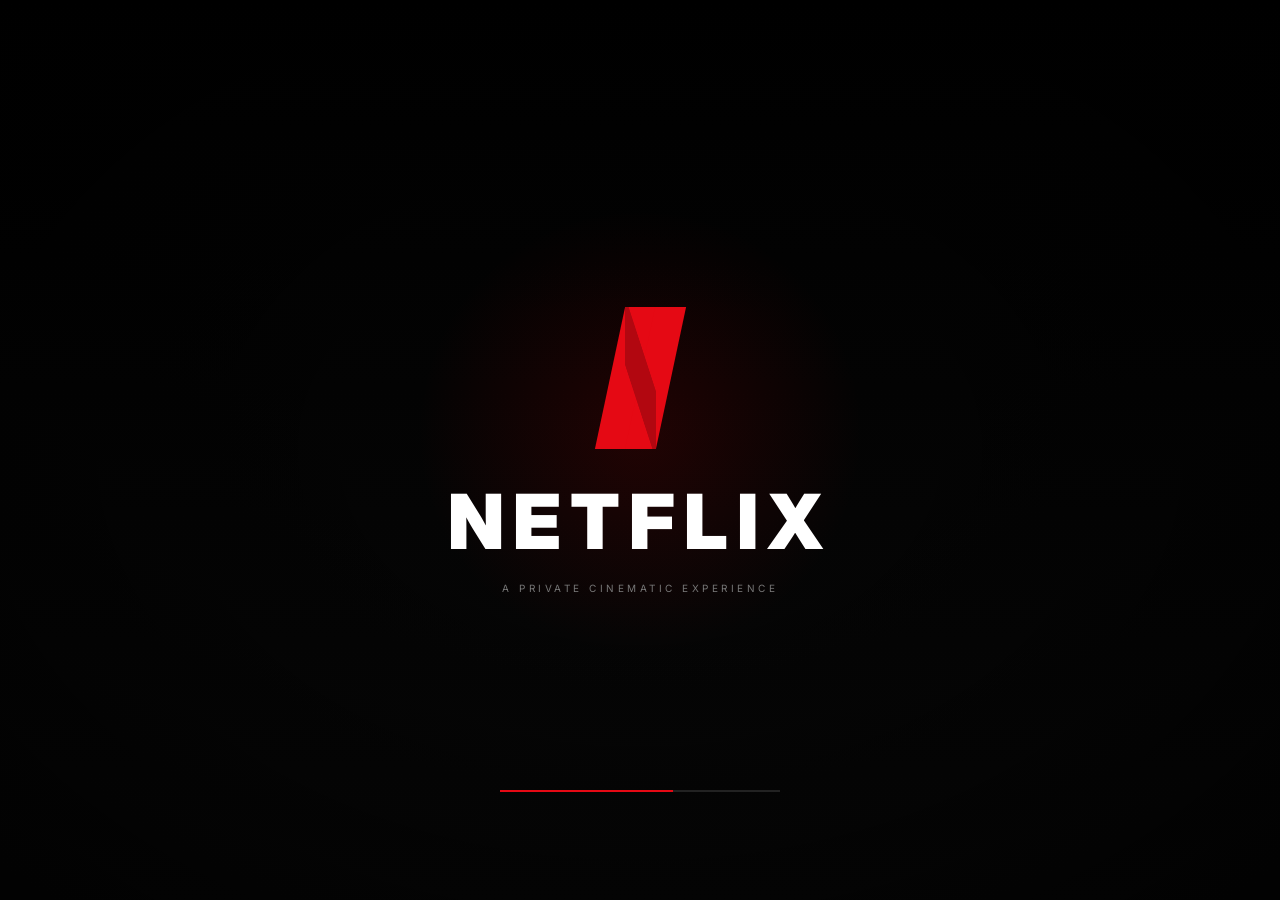
<file: index.html>
<!DOCTYPE html>
<html lang="en">
<head>
<meta charset="UTF-8"><meta name="viewport" content="width=device-width, initial-scale=1.0">
<title>Netflix</title><link rel="stylesheet" href="css/intro.css">
</head>
<body>
<div id="intro-screen">
  <div class="intro-bg"></div>
  <div class="intro-vignette"></div>
  <div class="netflix-mark"><span>N</span></div>
  <div class="intro-word">NETFLIX</div>
  <div class="intro-sub">A PRIVATE CINEMATIC EXPERIENCE</div>
  <div class="intro-line"><span id="loading-bar"></span></div>
</div>
<script src="js/intro.js"></script>
</body>
</html>
</file>
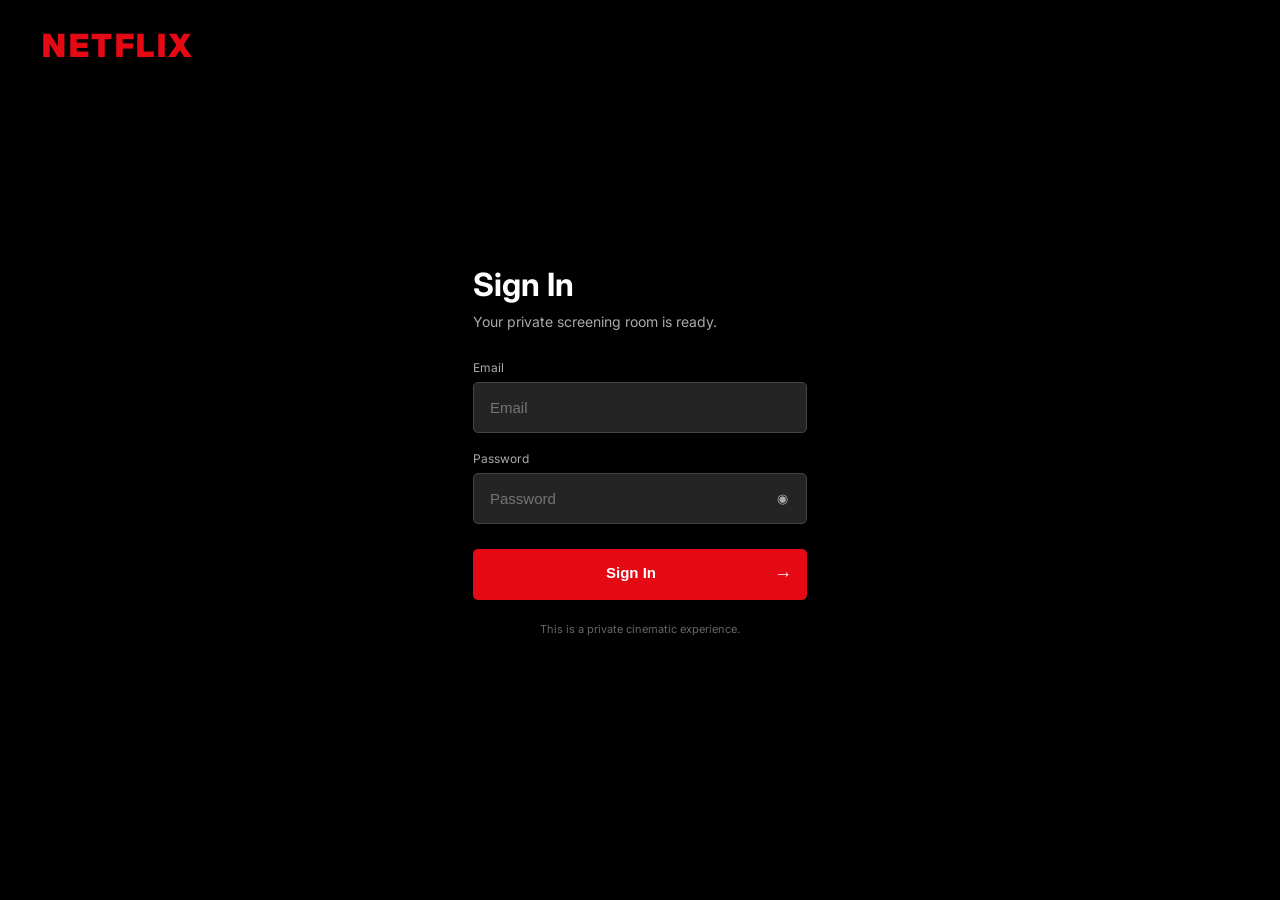
<file: pages/ending.html>
<!DOCTYPE html>
<html lang="en">
<head>
  <meta charset="UTF-8" />
  <meta name="viewport" content="width=device-width, initial-scale=1.0" />
  <title>Netflix — The Ending</title>
  <link rel="stylesheet" href="../css/ending.css" />
</head>
<body>

  <canvas id="particle-canvas"></canvas>

  <!-- Black intro overlay -->
  <div class="fade-overlay" id="fade-overlay"></div>

  <!-- Main cinematic stage -->
  <div class="ending-stage" id="ending-stage">

    <!-- Cinematic letterbox bars -->
    <div class="letterbox top"></div>
    <div class="letterbox bottom"></div>

    <!-- Content -->
    <div class="ending-center" id="ending-center">
      <div class="line-wrap" id="line-1-wrap">
        <p class="ending-line" id="line-1"></p>
      </div>
      <div class="line-wrap" id="line-2-wrap">
        <p class="ending-line" id="line-2"></p>
      </div>
      <div class="line-wrap" id="line-3-wrap">
        <p class="ending-line highlight" id="line-3"></p>
      </div>

      <!-- Heart reveal after lines -->
      <div class="heart-reveal" id="heart-reveal">
        <div class="big-heart">❤️</div>
        <div class="heart-glow"></div>
      </div>

      <!-- Final card -->
      <div class="final-card" id="final-card">
        <div class="final-logo">NETFLIX</div>
        <div class="final-title">Original Stories.<br>Real Love.</div>
        <div class="final-year">Year One · 2025–2026</div>
        <div class="final-actions">
          <a href="home.html" class="btn-replay">↺ Replay Story</a>
          <a href="home.html" class="btn-home">Go Home</a>
        </div>
        <p class="final-credit">Made with ❤️ for the most special person</p>
      </div>
    </div>

  </div>

  <script src="../js/ending.js"></script>
</body>
</html>
</file>
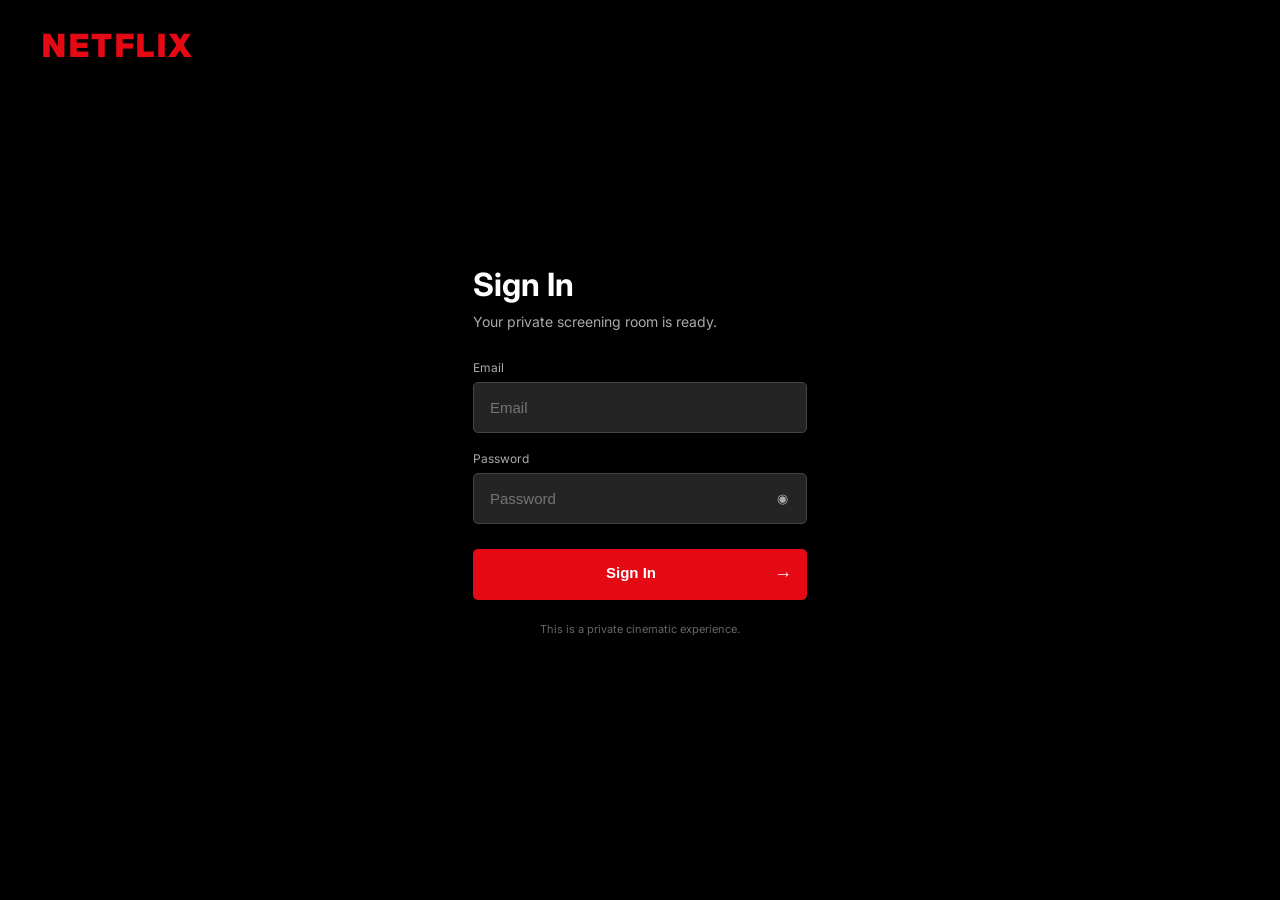
<file: pages/home.html>
<!DOCTYPE html>
<html lang="en">
<head>
<meta charset="UTF-8">
<meta name="viewport" content="width=device-width, initial-scale=1.0">
<title>Netflix — The Story of Us</title>
<link rel="stylesheet" href="../css/home.css">
</head>

<body>

<nav class="navbar" id="navbar">
  <a class="logo" href="home.html" aria-label="Netflix home">NETFLIX</a>

  <div class="navlinks">
    <a class="active" href="home.html">Home</a>
    <a href="scrapbook.html">Scrapbook</a>
    <a href="letter.html">Letter</a>
  </div>

  <div class="navright">
    <span class="edition">PRIVATE SCREENING</span>

    <button
      class="profile-switch"
      id="profile-switch"
      type="button"
      aria-label="Switch profile"
    >
      <span id="nav-avatar">D</span>
      <small id="nav-profile">Debo</small>
    </button>
  </div>
</nav>


<main>

<!-- =========================
     HERO
========================= -->

<section class="hero">

  <video
    class="hero-video"
    autoplay
    muted
    loop
    playsinline
    preload="metadata"
  >
    <source src="../assets/story-cover.mp4" type="video/mp4">
  </video>

  <div class="hero-overlay"></div>

  <div class="hero-content">

    <p class="kicker">
      N ORIGINAL • ANNIVERSARY SPECIAL
    </p>

    <h1>
      THE STORY<br>
      <em>OF</em> US
    </h1>

    <div class="meta">
      <span>2025</span>
      <b>•</b>
      <span>2026</span>
      <b>•</b>
      <span>FEATURE</span>
    </div>

    <p class="hero-desc">
      One year. Thousands of moments. One story that belongs to us.
    </p>

    <div class="actions">

      <button
        class="play"
        type="button"
        data-content="story"
      >
        <span>▶</span>
        Play
      </button>

      <a
        class="more"
        href="scrapbook.html"
      >
        <span>＋</span>
        Our Scrapbook
      </a>

    </div>

  </div>

</section>


<!-- =========================
     FEATURED
========================= -->

<section class="content">

  <div class="section-head">

    <div>
      <p class="eyebrow">
        JUST FOR US
      </p>

      <h2>
        Featured
      </h2>
    </div>

    <span class="count">
      2 titles
    </span>

  </div>


  <div class="titles">


    <!-- MAIN STORY -->

    <article
      class="title-card"
      data-content="story"
      tabindex="0"
      role="button"
      aria-label="Play The Story of Us"
    >

      <div class="thumb">

        <video
          muted
          loop
          playsinline
          preload="metadata"
        >
          <source
            src="../assets/story-cover.mp4"
            type="video/mp4"
          >
        </video>

        <div class="thumb-shade"></div>

        <button
          class="card-play"
          type="button"
          aria-label="Play The Story of Us"
        >
          ▶
        </button>

        <span class="badge">
          FEATURED
        </span>

      </div>


      <div class="title-info">

        <h3>
          The Story of Us
        </h3>

        <p>
          Our first year, told like a movie — from the beginning to every moment that followed.
        </p>

        <div class="tags">
          <span>Romance</span>
          <span>Real Life</span>
          <span>2025–2026</span>
        </div>

      </div>

    </article>


    <!-- SONG -->

    <article
      class="title-card"
      data-content="song"
      tabindex="0"
      role="button"
      aria-label="Open Our Song"
    >

      <div class="thumb music-thumb">

        <div class="music-art">
          <span>♫</span>
        </div>

        <div class="thumb-shade"></div>

        <button
          class="card-play"
          type="button"
          aria-label="Play Our Song"
        >
          ▶
        </button>

        <span class="badge">
          MUSIC
        </span>

      </div>


      <div class="title-info">

        <h3>
          Our Song
        </h3>

        <p>
          A dedicated music experience for the song that belongs to this story.
        </p>

        <div class="tags">
          <span>Song</span>
          <span>Original</span>
          <span>For Us</span>
        </div>

      </div>

    </article>

  </div>

</section>


<!-- =========================
     MORE TO EXPLORE
========================= -->

<section class="content compact">

  <div class="section-head">

    <div>

      <p class="eyebrow">
        MORE TO EXPLORE
      </p>

      <h2>
        Inside Our Story
      </h2>

    </div>

  </div>


  <div class="quick-links">

    <a href="scrapbook.html">
      <span>01</span>

      <div>
        <b>Our Scrapbook</b>
        <small>Turn the pages of our memories.</small>
      </div>

      →
    </a>


    <a href="letter.html">
      <span>02</span>

      <div>
        <b>Secret Letter</b>
        <small>A message waiting at the end.</small>
      </div>

      →
    </a>


    <a href="ending.html">
      <span>03</span>

      <div>
        <b>Cinematic Ending</b>
        <small>When the credits finally roll.</small>
      </div>

      →
    </a>

  </div>

</section>

</main>


<!-- =========================
     OPENING / COVER VIDEO
========================= -->

<div
  class="overlay"
  id="opening"
  aria-hidden="true"
>

  <div class="opening-scene">

    <video
      id="cover-video"
      autoplay
      muted
      playsinline
      preload="auto"
    >
      <source
        src="../assets/story-cover.mp4"
        type="video/mp4"
      >
    </video>

    <div class="opening-shade"></div>

    <button
      class="close"
      type="button"
      data-close
      aria-label="Close"
    >
      ×
    </button>


    <div class="opening-copy">

      <p>
        AN ORIGINAL STORY
      </p>

      <h2>
        THE STORY OF US
      </h2>

      <div class="opening-message">
        Some stories are written.<br>
        Ours was lived.
      </div>


      <div class="opening-actions">

        <button
          class="opening-play"
          id="play-movie-now"
          type="button"
        >
          ▶ Play movie
        </button>

        <button
          class="skip"
          id="skip-opening"
          type="button"
        >
          Skip intro
        </button>

      </div>

    </div>

  </div>

</div>


<!-- =========================
     MAIN STORY PLAYER
     Viddler: ID 18578
========================= -->

<div
  class="overlay player-overlay"
  id="movie-player"
  aria-hidden="true"
>

  <div class="player-box">

    <div class="player-top">

      <span>
        The Story of Us — S1:E1
      </span>

      <button
        class="close"
        type="button"
        data-close
        aria-label="Close player"
      >
        ×
      </button>

    </div>


    <div class="hosted-video-frame">

      <iframe
        id="main-video"
        src="https://viddler.com/embed/player?id=18578&color=default"
        title="The Story of Us — S1:E1"
        loading="lazy"
        frameborder="0"
        allow="autoplay; fullscreen; picture-in-picture"
        allowfullscreen
      ></iframe>

    </div>

  </div>

</div>


<!-- =========================
     SONG PLAYER
     Viddler: ID 18576
========================= -->

<div
  class="overlay music-overlay"
  id="song-player"
  aria-hidden="true"
>

  <div class="music-experience">

    <button
      class="close"
      type="button"
      data-close
      aria-label="Close music video"
    >
      ×
    </button>


    <div class="music-video-frame">

      <iframe
        id="song-video"
        src="https://viddler.com/embed/player?id=18576&color=default"
        title="Our Song"
        loading="lazy"
        frameborder="0"
        allow="autoplay; fullscreen; picture-in-picture"
        allowfullscreen
      ></iframe>

    </div>


    <div class="music-copy">

      <p class="eyebrow">
        THE STORY OF US • MUSIC VIDEO
      </p>

      <h2>
        Our Song
      </h2>

      <p class="artist">
        A cinematic edit made for this story
      </p>


      <div class="music-actions">

        <button
          type="button"
          id="song-fullscreen"
          class="round-control"
          aria-label="Fullscreen music video"
        >
          ⛶
        </button>

      </div>


      <p class="song-note">
        Use the controls inside the Viddler player to play,
        seek, adjust volume, and enter fullscreen.
      </p>

    </div>

  </div>

</div>


<!-- =========================
     FOOTER
========================= -->

<footer>
  NETFLIX • A PRIVATE CINEMATIC EXPERIENCE • 2026
</footer>


<script src="../js/home.js"></script>

</body>
</html>
</file>
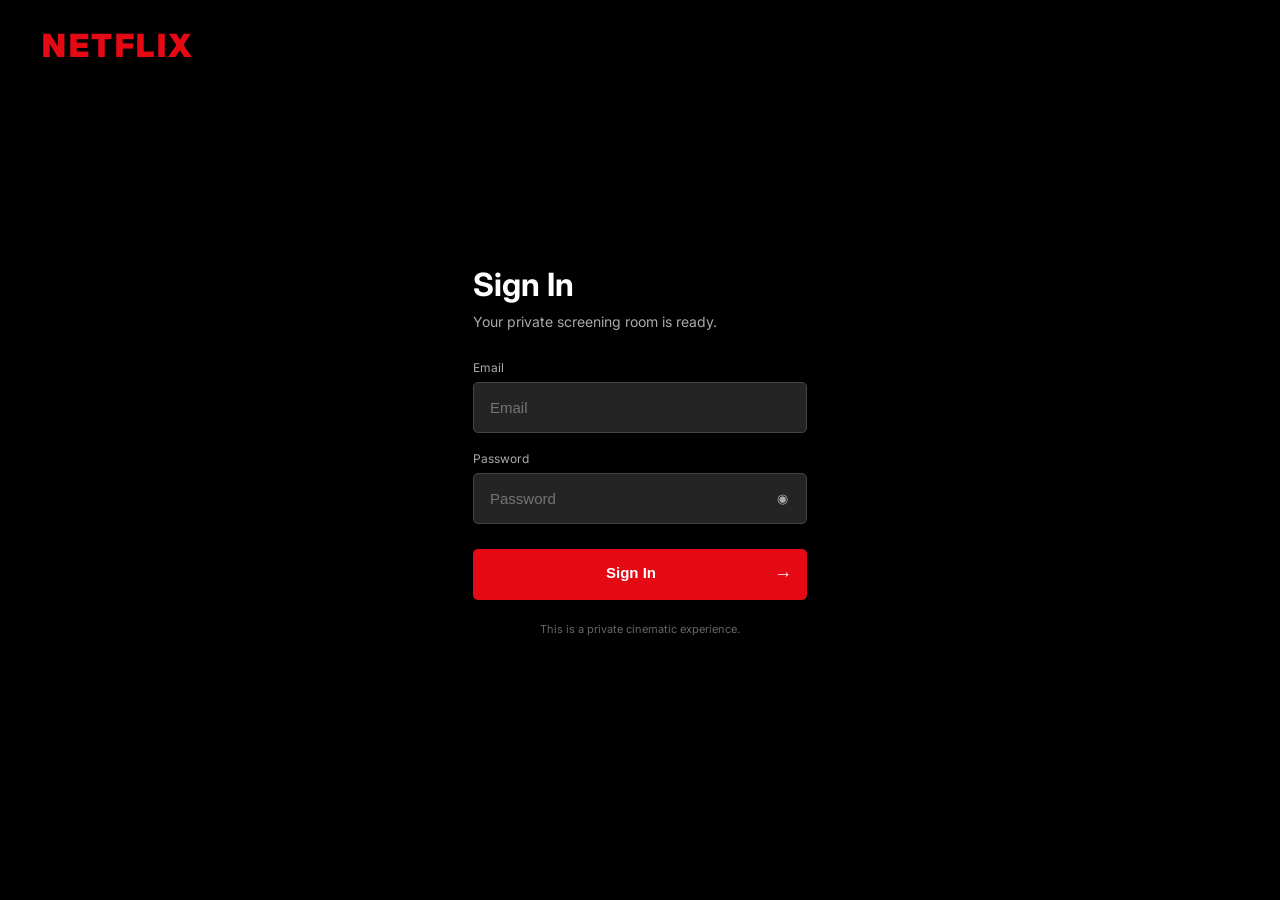
<file: pages/letter.html>
<!DOCTYPE html>
<html lang="en">
<head>
  <meta charset="UTF-8" />
  <meta name="viewport" content="width=device-width, initial-scale=1.0" />
  <title>Netflix — A Letter For You</title>
  <link rel="stylesheet" href="../css/letter.css" />
</head>
<body>

  <canvas id="particle-canvas"></canvas>

  <!-- Navbar -->
  <nav class="navbar">
    <a href="home.html" class="nav-logo">NETFLIX</a>
    <a href="home.html" class="nav-back">← Back</a>
  </nav>

  <!-- ===== ENVELOPE STATE ===== -->
  <div class="letter-container" id="letter-container">

    <!-- Envelope -->
    <div class="envelope-wrap" id="envelope-wrap">
      <div class="envelope" id="envelope">
        <!-- Envelope body -->
        <div class="env-body">
          <div class="env-bottom-left"></div>
          <div class="env-bottom-right"></div>
          <div class="env-center"></div>
        </div>
        <!-- Envelope flap (top) -->
        <div class="env-flap" id="env-flap"></div>
        <!-- Heart seal -->
        <div class="env-seal" id="env-seal">❤️</div>
      </div>

      <div class="envelope-meta">
        <div class="env-to">To: <em>My Favorite Person</em></div>
        <div class="env-from">From: Someone who loves you ❤️</div>
      </div>

      <button class="open-btn" id="open-btn">
        <span>Open Letter</span>
        <span class="open-arrow">↓</span>
      </button>

      <p class="env-hint">Click to open your anniversary letter</p>
    </div>

    <!-- ===== LETTER STATE ===== -->
    <div class="letter-wrap" id="letter-wrap">
      <div class="letter-paper" id="letter-paper">
        <div class="letter-header">
          <div class="letter-date">On Our First Anniversary</div>
          <div class="letter-seal-small">❤️</div>
        </div>
        <div class="letter-greeting">My dearest,</div>
        <div class="letter-body" id="letter-body"></div>
        <div class="letter-signature" id="letter-signature"></div>
      </div>

      <div class="letter-actions">
        <a href="ending.html" class="btn-ending">🎬 Watch Our Ending</a>
        <button class="btn-close-letter" id="close-letter-btn">Close Letter</button>
      </div>
    </div>

  </div>

  <script src="../js/letter.js"></script>
</body>
</html>
</file>
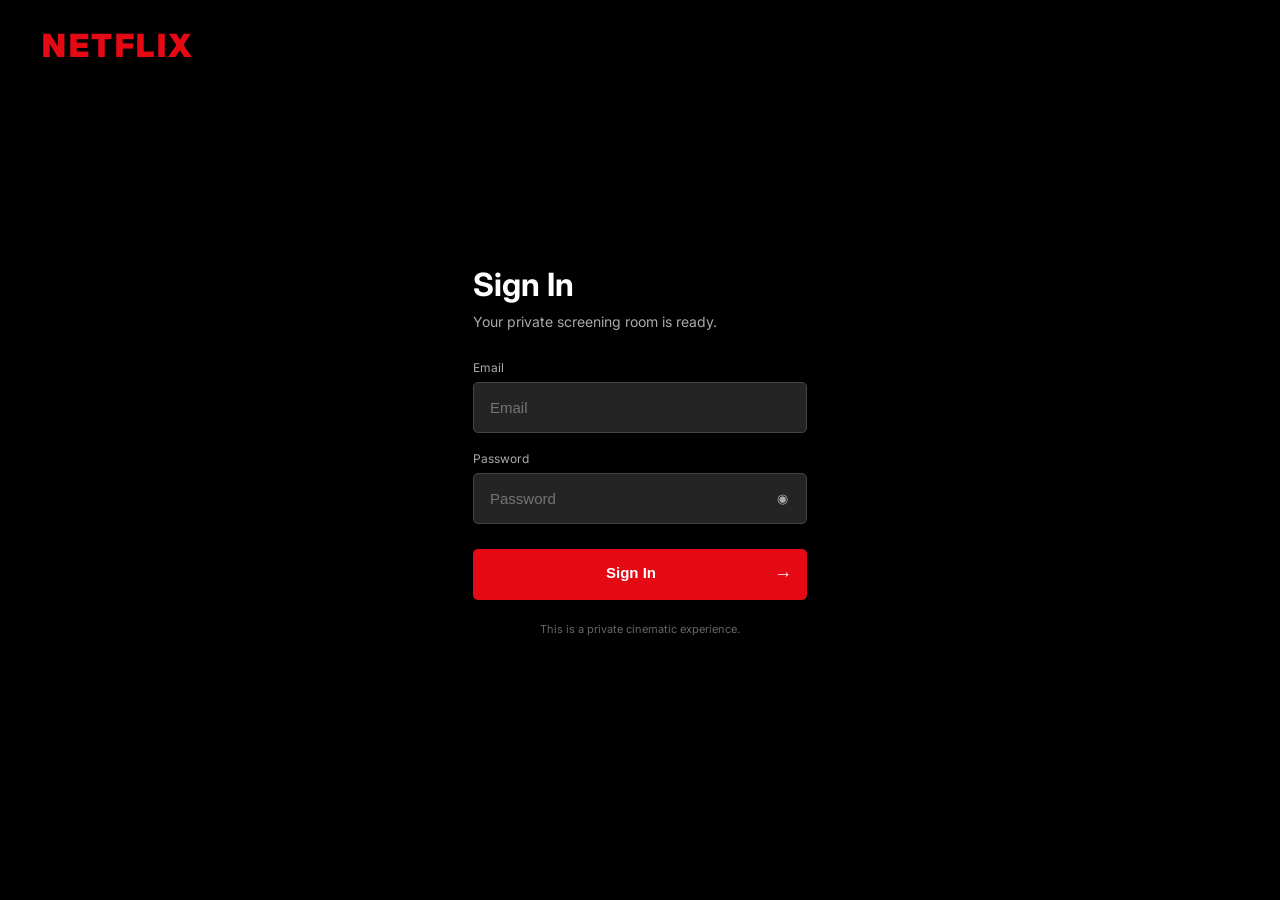
<file: pages/login.html>
<!DOCTYPE html>
<html lang="en"><head><meta charset="UTF-8"><meta name="viewport" content="width=device-width,initial-scale=1.0">
<title>Netflix — Sign In</title><link rel="stylesheet" href="../css/login.css"></head><body>
<div class="login-bg"><div class="grain"></div><div class="shade"></div></div>
<header class="brand">NETFLIX</header>
<main class="login-wrap"><section class="login-card">
<h1>Sign In</h1><p class="welcome">Your private screening room is ready.</p>
<form id="login-form" novalidate>
<label for="email">Email</label><input id="email" type="email" placeholder="Email" autocomplete="email">
<label for="password">Password</label><div class="pw"><input id="password" type="password" placeholder="Password" autocomplete="current-password"><button id="toggle-pw" type="button" aria-label="Show password">◉</button></div>
<div id="error" class="error" aria-live="polite"></div>
<button id="signin-btn" class="signin" type="submit">Sign In <span>→</span></button>
</form>
<p class="private">This is a private cinematic experience.</p>
</section></main>
<script src="../js/login.js"></script></body></html>
</file>
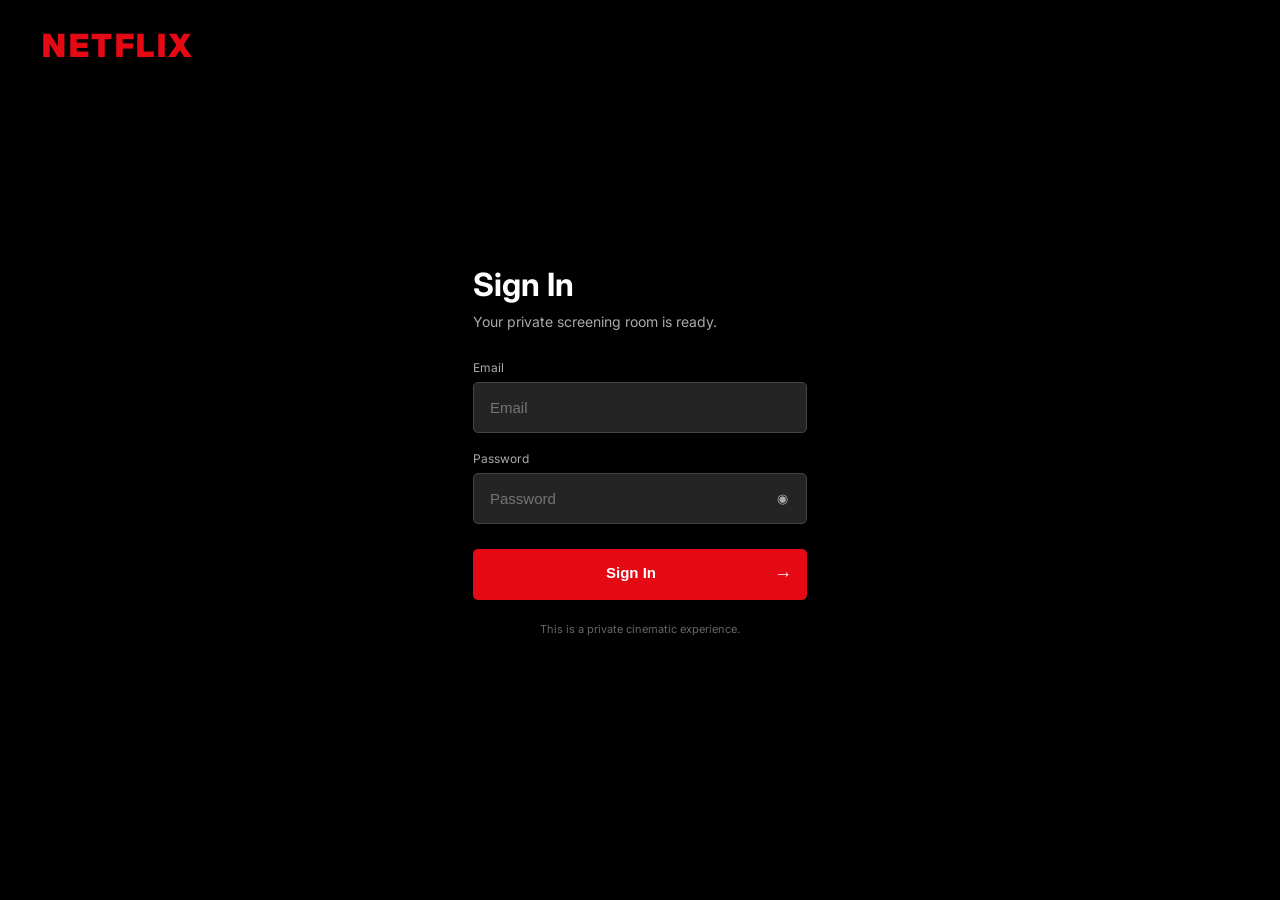
<file: pages/profiles.html>
<!DOCTYPE html>
<html lang="en">
<head>
<meta charset="UTF-8"><meta name="viewport" content="width=device-width,initial-scale=1.0">
<title>Netflix — Who's Watching?</title>
<link rel="stylesheet" href="../css/profiles.css">
</head>
<body>
<div class="profile-bg"><div class="profile-vignette"></div></div>
<main class="profiles-container">
  <div class="brand">NETFLIX</div>
  <h1>Who's watching?</h1>
  <p class="profiles-sub">Choose a profile to continue</p>
  <div class="profiles-grid">
    <button class="profile-card" type="button" data-profile="debo" aria-label="Continue as Debo">
      <span class="profile-avatar avatar-debo">D</span>
      <span class="profile-name">Debo</span>
      <span class="profile-badge">Creator</span>
    </button>
    <button class="profile-card" type="button" data-profile="her" aria-label="Continue as Her">
      <span class="profile-avatar avatar-her">♥</span>
      <span class="profile-name">Her</span>
      <span class="profile-badge">Our Story</span>
    </button>
  </div>
  <button class="manage-btn" id="manage-profile" type="button">Manage Profiles</button>
</main>
<div class="profile-toast" id="toast" role="status" aria-live="polite"></div>
<script src="../js/profiles.js"></script>
</body>
</html>
</file>
<file: css/intro.css>
@import url('https://fonts.googleapis.com/css2?family=Inter:wght@400;500;600;700;800;900&display=swap');
*{box-sizing:border-box;margin:0;padding:0}html,body{width:100%;height:100%;background:#000;color:#fff;font-family:Inter,Arial,sans-serif;overflow:hidden}
#intro-screen{position:fixed;inset:0;background:#000;display:flex;flex-direction:column;align-items:center;justify-content:center;z-index:10;transition:opacity 1s ease,visibility 1s ease}
#intro-screen.fade-out{opacity:0;visibility:hidden}.intro-bg{position:absolute;inset:0;background:radial-gradient(circle at 50% 48%,rgba(190,0,0,.16),transparent 28%),linear-gradient(#000,#070707);animation:bgPulse 3.5s ease-in-out infinite}
.intro-vignette{position:absolute;inset:0;background:radial-gradient(ellipse at center,transparent 20%,rgba(0,0,0,.75) 100%)}
.netflix-mark{position:relative;width:105px;height:142px;display:flex;align-items:center;justify-content:center;overflow:hidden;opacity:0;transform:scale(.75);animation:markIn 1.1s cubic-bezier(.2,.8,.2,1) .2s forwards}
.netflix-mark:before,.netflix-mark:after{content:"";position:absolute;top:0;width:31px;height:100%;background:#e50914;transform:skewX(-12deg)}
.netflix-mark:before{left:22px}.netflix-mark:after{right:22px}.netflix-mark span{font-size:0;width:31px;height:100%;background:linear-gradient(72deg,transparent 0 35%,#b20710 36% 64%,transparent 65%);position:relative;z-index:2}
.intro-word{margin-top:26px;font-size:clamp(34px,7vw,76px);font-weight:900;letter-spacing:.12em;opacity:0;transform:translateY(14px);animation:wordIn .9s ease 1s forwards}
.intro-sub{margin-top:15px;color:#777;font-size:10px;letter-spacing:.35em;opacity:0;animation:wordIn .8s ease 1.65s forwards}.intro-line{position:absolute;bottom:12%;width:min(280px,55vw);height:2px;background:#222;overflow:hidden;opacity:0;animation:wordIn .6s ease 1.9s forwards}.intro-line span{display:block;height:100%;width:0;background:#e50914}
@keyframes markIn{to{opacity:1;transform:scale(1)}}@keyframes wordIn{to{opacity:1;transform:translateY(0)}}@keyframes bgPulse{50%{opacity:.75}}
</file>
<file: css/ending.css>
/* ===== DeboFlix Ending Styles ===== */
@import url('https://fonts.googleapis.com/css2?family=Cinzel:wght@400;700;900&family=Raleway:wght@200;300;400;500;600&family=Lora:ital,wght@0,400;1,400;1,600&display=swap');

*, *::before, *::after { box-sizing: border-box; margin: 0; padding: 0; }

:root {
  --red: #c0392b;
  --dark: #000;
  --white: #f0f0f0;
  --muted: #666;
}

html, body {
  width: 100%; height: 100%;
  background: #000;
  font-family: 'Raleway', sans-serif;
  color: var(--white);
  overflow: hidden;
}

/* ---- Canvas ---- */
#particle-canvas {
  position: fixed;
  inset: 0;
  z-index: 0;
  pointer-events: none;
}

/* ---- Black Fade Overlay ---- */
.fade-overlay {
  position: fixed;
  inset: 0;
  z-index: 50;
  background: #000;
  transition: opacity 2s ease;
}
.fade-overlay.gone { opacity: 0; pointer-events: none; }

/* ---- Ending Stage ---- */
.ending-stage {
  position: relative;
  z-index: 1;
  width: 100vw;
  height: 100vh;
  display: flex;
  align-items: center;
  justify-content: center;
  background:
    radial-gradient(ellipse at 50% 50%, rgba(60,3,3,0.5) 0%, transparent 65%),
    radial-gradient(ellipse at 20% 80%, rgba(30,0,0,0.4) 0%, transparent 50%),
    #000;
}

/* ---- Cinematic Letterbox ---- */
.letterbox {
  position: fixed;
  left: 0; right: 0;
  z-index: 10;
  background: #000;
  transition: height 1.5s cubic-bezier(0.77, 0, 0.175, 1);
}
.letterbox.top    { top: 0; height: 0; }
.letterbox.bottom { bottom: 0; height: 0; }

/* Expand letterbox bars */
.letterbox.top.active    { height: 60px; }
.letterbox.bottom.active { height: 60px; }

/* ---- Ending Center ---- */
.ending-center {
  position: relative;
  z-index: 2;
  display: flex;
  flex-direction: column;
  align-items: center;
  gap: 32px;
  max-width: 720px;
  width: 100%;
  padding: 24px;
  text-align: center;
}

/* ---- Lines ---- */
.line-wrap {
  overflow: hidden;
  opacity: 0;
  transform: translateY(8px);
  transition: opacity 0.8s ease, transform 0.8s ease;
}
.line-wrap.visible {
  opacity: 1;
  transform: translateY(0);
}

.ending-line {
  font-family: 'Lora', serif;
  font-size: clamp(18px, 3.5vw, 28px);
  font-style: italic;
  font-weight: 400;
  color: rgba(240,240,240,0.85);
  line-height: 1.6;
  letter-spacing: 0.02em;
  min-height: 1.6em;
}

.ending-line.highlight {
  font-family: 'Cinzel', serif;
  font-style: normal;
  font-size: clamp(20px, 4vw, 32px);
  font-weight: 700;
  color: var(--white);
  letter-spacing: 0.05em;
}

/* Typewriter cursor */
.tw-cursor {
  display: inline-block;
  width: 2px;
  height: 0.85em;
  background: rgba(192,57,43,0.8);
  margin-left: 2px;
  vertical-align: middle;
  animation: twBlink 0.65s step-end infinite;
}
@keyframes twBlink { 0%,100%{opacity:1} 50%{opacity:0} }

/* ---- Heart Reveal ---- */
.heart-reveal {
  position: relative;
  opacity: 0;
  transform: scale(0.4);
  transition: opacity 1s ease, transform 1s cubic-bezier(0.22,1,0.36,1);
}
.heart-reveal.show {
  opacity: 1;
  transform: scale(1);
}
.big-heart {
  font-size: clamp(48px, 10vw, 80px);
  filter: drop-shadow(0 0 30px rgba(192,57,43,0.7));
  animation: heartBeat 2s ease infinite;
  position: relative;
  z-index: 1;
}
@keyframes heartBeat {
  0%,100% { transform: scale(1); }
  20% { transform: scale(1.12); }
  40% { transform: scale(1); }
  60% { transform: scale(1.06); }
}
.heart-glow {
  position: absolute;
  top: 50%; left: 50%;
  transform: translate(-50%,-50%);
  width: 160px; height: 160px;
  background: radial-gradient(circle, rgba(192,57,43,0.3) 0%, transparent 70%);
  border-radius: 50%;
  filter: blur(20px);
  animation: glowPulse 2s ease infinite;
}
@keyframes glowPulse {
  0%,100% { opacity: 0.5; transform: translate(-50%,-50%) scale(1); }
  50% { opacity: 1; transform: translate(-50%,-50%) scale(1.3); }
}

/* ---- Final Card ---- */
.final-card {
  display: flex;
  flex-direction: column;
  align-items: center;
  gap: 16px;
  opacity: 0;
  transform: translateY(20px);
  transition: opacity 1.2s ease, transform 1.2s ease;
  padding: 40px;
  background: rgba(255,255,255,0.03);
  border: 1px solid rgba(255,255,255,0.06);
  border-radius: 16px;
  backdrop-filter: blur(8px);
  width: 100%;
  max-width: 420px;
}
.final-card.show {
  opacity: 1;
  transform: translateY(0);
}

.final-logo {
  font-family: 'Cinzel', serif;
  font-weight: 900;
  font-size: 24px;
  letter-spacing: 0.2em;
  color: var(--white);
}
.red { color: var(--red); text-shadow: 0 0 16px rgba(192,57,43,0.7); }

.final-title {
  font-family: 'Lora', serif;
  font-style: italic;
  font-size: 15px;
  color: rgba(255,255,255,0.45);
  line-height: 1.6;
  text-align: center;
}
.final-year {
  font-size: 11px;
  letter-spacing: 0.25em;
  color: rgba(192,57,43,0.6);
  text-transform: uppercase;
  font-weight: 600;
}

.final-actions {
  display: flex;
  gap: 14px;
  margin-top: 8px;
  flex-wrap: wrap;
  justify-content: center;
}

.btn-replay {
  display: inline-flex;
  align-items: center;
  gap: 8px;
  padding: 12px 24px;
  background: linear-gradient(135deg, #c0392b, #96281b);
  color: #fff;
  text-decoration: none;
  border-radius: 6px;
  font-family: 'Raleway', sans-serif;
  font-size: 13px;
  font-weight: 700;
  letter-spacing: 0.1em;
  transition: all 0.3s ease;
  box-shadow: 0 4px 16px rgba(192,57,43,0.35);
}
.btn-replay:hover {
  transform: translateY(-2px);
  box-shadow: 0 8px 24px rgba(192,57,43,0.5);
}
.btn-home {
  display: inline-flex;
  align-items: center;
  padding: 12px 24px;
  background: rgba(255,255,255,0.07);
  border: 1px solid rgba(255,255,255,0.12);
  border-radius: 6px;
  color: rgba(255,255,255,0.65);
  text-decoration: none;
  font-family: 'Raleway', sans-serif;
  font-size: 13px;
  font-weight: 500;
  letter-spacing: 0.08em;
  transition: all 0.3s ease;
}
.btn-home:hover { background: rgba(255,255,255,0.13); color: #fff; }

.final-credit {
  font-size: 11px;
  color: rgba(255,255,255,0.18);
  letter-spacing: 0.05em;
  margin-top: 4px;
}

/* ---- Film grain overlay ---- */
.ending-stage::before {
  content: '';
  position: fixed;
  inset: 0;
  background-image: url("data:image/svg+xml,%3Csvg viewBox='0 0 256 256' xmlns='http://www.w3.org/2000/svg'%3E%3Cfilter id='n'%3E%3CfeTurbulence type='fractalNoise' baseFrequency='0.85' numOctaves='4' stitchTiles='stitch'/%3E%3C/filter%3E%3Crect width='100%25' height='100%25' filter='url(%23n)' opacity='0.05'/%3E%3C/svg%3E");
  opacity: 0.25;
  pointer-events: none;
  z-index: 3;
  mix-blend-mode: overlay;
}

/* ---- Responsive ---- */
@media (max-width: 600px) {
  .letterbox.top.active, .letterbox.bottom.active { height: 40px; }
  .ending-center { gap: 24px; }
  .final-card { padding: 28px 20px; }
}
</file>
<file: css/home.css>
@import url('https://fonts.googleapis.com/css2?family=Inter:wght@400;500;600;700;800;900&display=swap');
*{box-sizing:border-box}html{scroll-behavior:smooth}body{margin:0;background:#080808;color:#fff;font-family:Inter,Arial,sans-serif}body.modal-open{overflow:hidden}a{text-decoration:none;color:inherit}button{font:inherit}.navbar{height:68px;position:fixed;top:0;left:0;right:0;z-index:20;display:flex;align-items:center;padding:0 4.5%;gap:42px;background:linear-gradient(#050505,transparent);transition:.3s}.navbar.scrolled{background:rgba(8,8,8,.96);backdrop-filter:blur(12px)}.logo{font-size:25px;font-weight:900;letter-spacing:.05em;color:#e50914}.navlinks{display:flex;gap:27px;font-size:13px;color:#aaa}.navlinks a{transition:.2s}.navlinks a:hover,.navlinks .active{color:#fff}.navright{margin-left:auto;display:flex;align-items:center;gap:16px}.edition{font-size:9px;letter-spacing:.2em;color:#888}.profile-switch{display:flex;align-items:center;gap:7px;border:0;background:none;color:#fff;cursor:pointer;padding:4px}.profile-switch span{display:grid;place-items:center;width:31px;height:31px;border-radius:4px;background:#2a2a2a;font-size:14px}.profile-switch small{color:#bbb;font-size:10px}.hero{height:86vh;min-height:620px;position:relative;overflow:hidden}.hero-video{position:absolute;width:100%;height:100%;object-fit:cover;filter:saturate(.82)}.hero-overlay{position:absolute;inset:0;background:linear-gradient(90deg,rgba(0,0,0,.9) 0%,rgba(0,0,0,.58) 38%,transparent 76%),linear-gradient(0deg,#080808 0%,transparent 25%,rgba(0,0,0,.3) 100%)}.hero-content{position:absolute;left:6%;bottom:15%;max-width:650px}.kicker,.eyebrow{font-size:10px;letter-spacing:.25em;color:#d8d8d8;font-weight:700}.hero h1{font-size:clamp(50px,7.5vw,105px);line-height:.87;margin:18px 0;font-weight:900;letter-spacing:-.045em}.hero h1 em{font-style:normal;color:#e50914}.meta{display:flex;gap:12px;color:#ddd;font-size:13px;margin-bottom:18px}.meta b{color:#777}.hero-desc{color:#ddd;font-size:16px;line-height:1.6;max-width:540px}.actions{display:flex;gap:12px;margin-top:25px}.actions button,.actions a{border:0;border-radius:5px;padding:12px 22px;font-weight:700;font-size:14px;cursor:pointer}.play{background:#fff;color:#111}.play:hover{background:#ddd}.more{background:rgba(90,90,90,.72);backdrop-filter:blur(4px)}.more:hover{background:rgba(110,110,110,.8)}.content{padding:45px 6% 25px}.section-head{display:flex;justify-content:space-between;align-items:end;margin-bottom:20px}.section-head h2{font-size:24px;margin:5px 0 0}.count{font-size:11px;color:#777}.titles{display:grid;grid-template-columns:repeat(2,minmax(0,1fr));gap:22px;max-width:1100px}.title-card{background:#111;border-radius:6px;overflow:hidden;cursor:pointer;transition:transform .3s,background .3s;box-shadow:0 12px 35px rgba(0,0,0,.25)}.title-card:focus-visible{outline:2px solid #fff;outline-offset:4px}.title-card:hover{transform:translateY(-5px);background:#151515}.thumb{height:250px;position:relative;overflow:hidden}.thumb video{width:100%;height:100%;object-fit:cover}.thumb-shade{position:absolute;inset:0;background:linear-gradient(0deg,rgba(0,0,0,.85),transparent 60%)}.card-play{position:absolute;left:20px;bottom:18px;width:44px;height:44px;border-radius:50%;border:1px solid rgba(255,255,255,.55);background:rgba(0,0,0,.58);color:#fff;cursor:pointer;z-index:2}.card-play:hover{background:#fff;color:#111}.badge{position:absolute;right:16px;top:16px;background:#e50914;padding:5px 8px;border-radius:3px;font-size:8px;font-weight:800;letter-spacing:.12em}.music-thumb{background:radial-gradient(circle at 70% 30%,#5a1218,#1b080a 40%,#080808)}.music-art{height:100%;display:grid;place-items:center;font-size:100px;color:#e50914;opacity:.9}.title-info{padding:18px 20px 21px}.title-info h3{margin:0 0 8px;font-size:19px}.title-info p{color:#999;font-size:12px;line-height:1.6;margin:0 0 14px}.tags{display:flex;gap:7px;flex-wrap:wrap}.tags span{border:1px solid #333;color:#777;border-radius:20px;padding:4px 8px;font-size:9px}.compact{padding-top:35px}.quick-links{display:grid;grid-template-columns:repeat(3,1fr);border-top:1px solid #222}.quick-links a{display:flex;align-items:center;gap:16px;padding:22px 15px;border-bottom:1px solid #222;color:#aaa;transition:.2s}.quick-links a:hover{color:#fff;background:#0d0d0d}.quick-links span{color:#555;font-size:10px}.quick-links div{flex:1}.quick-links b,.quick-links small{display:block}.quick-links b{font-size:13px;margin-bottom:5px}.quick-links small{font-size:10px;color:#666}.quick-links a> :last-child{color:#e50914}footer{text-align:center;color:#444;font-size:9px;letter-spacing:.2em;padding:65px 20px 35px}
.overlay{position:fixed;inset:0;background:rgba(0,0,0,.94);z-index:50;display:flex;visibility:hidden;pointer-events:none;opacity:0;transform:scale(1.025);transition:opacity .35s ease,transform .45s cubic-bezier(.2,.8,.2,1),visibility 0s linear .45s}.overlay.open{visibility:visible;pointer-events:auto;opacity:1;transform:scale(1);transition-delay:0s}.close{position:absolute;right:22px;top:18px;z-index:10;border:0;background:rgba(0,0,0,.65);color:#fff;width:42px;height:42px;border-radius:50%;font-size:27px;cursor:pointer}.close:hover{background:#fff;color:#111}.opening-scene{width:100%;height:100%;position:relative;display:grid;place-items:center;overflow:hidden}.opening-scene video{position:absolute;inset:0;width:100%;height:100%;object-fit:cover}.opening-shade{position:absolute;inset:0;background:radial-gradient(circle,transparent 10%,rgba(0,0,0,.48) 70%),linear-gradient(0deg,rgba(0,0,0,.82),transparent 58%)}.opening-copy{position:relative;text-align:center;z-index:2;text-shadow:0 3px 25px #000;animation:copyIn .7s ease both}.opening-copy p{font-size:10px;letter-spacing:.35em;color:#ddd}.opening-copy h2{font-size:clamp(38px,7vw,90px);margin:12px 0;font-weight:900}.opening-message{font-size:15px;line-height:1.7;color:#ddd}.opening-actions{display:flex;justify-content:center;align-items:center;gap:18px;margin-top:30px}.opening-play{background:#fff;color:#111;border:0;border-radius:4px;padding:12px 20px;font-weight:700;cursor:pointer}.opening-play:hover{background:#ddd}.skip{background:none;border:0;color:#bbb;font-size:11px;text-decoration:underline;cursor:pointer}.skip:hover{color:#fff}@keyframes copyIn{from{opacity:0;transform:translateY(18px)}to{opacity:1;transform:none}}
.player-overlay{align-items:center;justify-content:center;padding:4vw}.player-box{width:min(1120px,95vw);background:#000;position:relative;box-shadow:0 30px 100px rgba(0,0,0,.7)}.player-top{height:54px;display:flex;align-items:center;padding:0 18px;color:#ccc;font-size:12px;background:#090909;border-bottom:1px solid #222}.player-top .close{top:6px;right:8px}.player-box video{width:100%;display:block;max-height:78vh;background:#000}.missing{position:absolute;left:0;right:0;top:54px;bottom:0;display:flex;flex-direction:column;align-items:center;justify-content:center;gap:10px;background:#090909;color:#aaa;text-align:center}.missing.hidden{display:none}.missing b{color:#fff}.missing span{font-size:12px}.missing code,.song-note code{color:#e50914}.missing-icon{width:52px;height:52px;border:1px solid #555;border-radius:50%;display:grid;place-items:center;color:#fff}
.music-overlay{align-items:center;justify-content:center;padding:30px}.music-experience{width:min(900px,92vw);display:grid;grid-template-columns:minmax(250px,360px) 1fr;gap:55px;align-items:center;position:relative}.album-art{aspect-ratio:1;background:radial-gradient(circle at 30% 30%,#e50914,#3a080b 45%,#080808);display:grid;place-items:center;box-shadow:0 25px 80px #000;font-size:130px}.music-copy{min-width:0}.music-copy h2{font-size:45px;margin:10px 0}.artist{color:#999}.music-copy audio{display:none}.audio-controls{display:flex;align-items:center;gap:18px;margin-top:30px}.round-control,.song-toggle{border:0;color:#fff;cursor:pointer;display:grid;place-items:center}.round-control{width:38px;height:38px;border-radius:50%;background:#1b1b1b}.round-control:disabled{opacity:.35;cursor:not-allowed}.song-toggle{width:56px;height:56px;border-radius:50%;background:#fff;color:#111;font-size:18px}.song-toggle:hover{transform:scale(1.05)}.timeline{display:grid;grid-template-columns:38px 1fr 38px;gap:10px;align-items:center;margin-top:22px;color:#888;font-size:10px}.timeline input,.volume-row input{width:100%;accent-color:#e50914;cursor:pointer}.volume-row{display:flex;align-items:center;gap:10px;margin-top:16px;color:#999;font-size:12px}.volume-row input{max-width:130px}.queue-note{font-size:10px;color:#555;margin-left:auto}.song-note{font-size:10px;color:#666;margin-top:16px}.music-experience>.close{top:-15px;right:-15px}@media(max-width:800px){.edition,.navlinks{display:none}.navbar{padding:0 18px}.profile-switch small{display:none}.hero-content{left:6%;right:6%;bottom:10%}.hero{min-height:620px}.titles,.quick-links{grid-template-columns:1fr}.thumb{height:220px}.music-experience{grid-template-columns:1fr;gap:25px}.album-art{max-width:280px;margin:auto}.music-copy h2{font-size:35px}.music-experience>.close{top:-5px;right:-5px}.queue-note{display:none}}@media(max-width:430px){.hero h1{font-size:52px}.hero-desc{font-size:13px}.actions{flex-wrap:wrap}.opening-copy{padding:0 25px}.opening-actions{flex-direction:column;gap:12px}.player-overlay{padding:0}.player-box{width:100%}}

/* ===== Mobile-first hardening ===== */
html, body { width:100%; max-width:100%; overflow-x:hidden; }
img, video { max-width:100%; }
button, a { -webkit-tap-highlight-color: transparent; }
.navbar { padding-left: max(18px, env(safe-area-inset-left)); padding-right: max(18px, env(safe-area-inset-right)); }
.hero-content, .content { min-width:0; }
.title-card, .title-info, .music-copy, .player-box, .music-experience { min-width:0; }
.overlay { padding-top: env(safe-area-inset-top); padding-bottom: env(safe-area-inset-bottom); }
.close { width:44px; height:44px; min-width:44px; min-height:44px; }

.music-video-frame { position:relative; width:100%; aspect-ratio:16/9; background:#000; overflow:hidden; border-radius:8px; box-shadow:0 25px 80px rgba(0,0,0,.65); }
.music-video-frame video { width:100%; height:100%; display:block; object-fit:contain; background:#000; }
.music-video-missing { position:absolute; inset:0; display:flex; flex-direction:column; align-items:center; justify-content:center; gap:9px; background:#090909; color:#aaa; text-align:center; padding:24px; }
.music-video-missing.hidden { display:none; }
.music-video-missing b { color:#fff; }
.music-video-missing span { font-size:12px; }
.music-video-missing code { color:#e50914; }
.music-actions { display:flex; align-items:center; gap:12px; margin-top:24px; }
.music-actions .round-control { width:46px; height:46px; }

@media (max-width: 800px) {
  .navbar { height:60px; gap:12px; }
  .logo { font-size:21px; }
  .navright { gap:7px; }
  .edition { display:none; }
  .hero { height:78svh; min-height:560px; max-height:760px; }
  .hero-content { left:18px; right:18px; bottom:8%; max-width:none; }
  .hero h1 { font-size:clamp(44px, 13vw, 72px); }
  .hero-desc { max-width:520px; font-size:14px; }
  .content { padding-left:18px; padding-right:18px; }
  .titles { grid-template-columns:1fr; }
  .thumb { height:auto; aspect-ratio:16/9; }
  .title-info { padding:16px; }
  .quick-links { grid-template-columns:1fr; }
  .quick-links a { min-height:64px; }
  .player-overlay { padding:0; align-items:center; }
  .player-box { width:100%; border-radius:0; }
  .player-box video { max-height:none; width:100%; aspect-ratio:16/9; object-fit:contain; }
  .player-top { height:56px; padding:0 60px 0 14px; }
  .missing { top:56px; padding:20px; }
  .music-overlay { padding:14px; overflow:auto; align-items:flex-start; }
  .music-experience { width:min(760px,100%); grid-template-columns:1fr; gap:18px; margin:auto; padding:44px 0 20px; }
  .music-video-frame { width:100%; border-radius:6px; }
  .music-copy h2 { font-size:clamp(30px,9vw,42px); margin:7px 0; }
  .artist { margin-top:6px; }
  .music-experience > .close { top:6px; right:0; }
}

@media (max-width: 480px) {
  .hero { height:76svh; min-height:540px; }
  .hero-overlay { background:linear-gradient(0deg,rgba(0,0,0,.96) 0%,rgba(0,0,0,.55) 42%,rgba(0,0,0,.15) 100%); }
  .hero-content { bottom:6%; }
  .kicker { font-size:8px; letter-spacing:.18em; }
  .hero h1 { margin:12px 0; line-height:.9; }
  .meta { font-size:11px; gap:8px; margin-bottom:12px; }
  .hero-desc { font-size:12px; line-height:1.45; }
  .actions { gap:8px; margin-top:18px; }
  .actions button, .actions a { padding:11px 15px; font-size:12px; }
  .section-head { align-items:flex-start; }
  .section-head h2 { font-size:20px; }
  .title-card:hover { transform:none; }
  .card-play { width:46px; height:46px; left:14px; bottom:14px; }
  .title-info h3 { font-size:17px; }
  .title-info p { font-size:11px; }
  .opening-copy { padding:0 20px; width:100%; }
  .opening-copy h2 { font-size:clamp(34px,11vw,58px); }
  .opening-message { font-size:13px; }
  .opening-actions { width:100%; margin-top:22px; }
  .opening-play { width:min(280px,100%); min-height:46px; }
  .skip { min-height:44px; }
  .close { top:10px; right:10px; }
  .music-overlay { padding:10px; }
  .music-experience { padding-top:52px; }
  .music-video-frame { aspect-ratio:16/10; }
  .music-copy { padding:0 4px 18px; }
  .song-note { line-height:1.5; }
}

@media (max-width: 340px) {
  .logo { font-size:18px; }
  .hero { min-height:500px; }
  .hero h1 { font-size:42px; }
  .actions { flex-direction:column; align-items:stretch; }
  .actions button, .actions a { text-align:center; width:100%; }
  .content { padding-left:12px; padding-right:12px; }
  .tags span { font-size:8px; }
}

@media (prefers-reduced-motion: reduce) {
  *, *::before, *::after { scroll-behavior:auto !important; animation-duration:.01ms !important; transition-duration:.01ms !important; }
}

/* Hosted Viddler players */
.hosted-video-frame{position:relative;width:100%;aspect-ratio:16/9;background:#000;overflow:hidden}
.hosted-video-frame iframe{width:100%;height:100%;display:block;border:0;background:#000}
.music-video-frame iframe{width:100%;height:100%;display:block;border:0;background:#000}
.music-video-missing.hidden{display:none}
.missing a,.music-video-missing a{color:#fff;text-decoration:underline}
@media(max-width:800px){.hosted-video-frame{aspect-ratio:16/9}.music-video-frame{aspect-ratio:16/9}}
</file>
<file: css/letter.css>
/* ===== DeboFlix Letter Styles ===== */
@import url('https://fonts.googleapis.com/css2?family=Cinzel:wght@400;700;900&family=Raleway:wght@200;300;400;500;600&family=Caveat:wght@400;600&family=Lora:ital,wght@0,400;0,600;1,400&display=swap');

*, *::before, *::after { box-sizing: border-box; margin: 0; padding: 0; }

:root {
  --red: #c0392b;
  --dark: #0a0a0a;
  --paper: #faf7f2;
  --paper2: #f3ece0;
  --ink: #2c2420;
  --ink2: #5a4a3a;
  --muted: #999;
}

html, body {
  min-height: 100vh;
  background: var(--dark);
  font-family: 'Raleway', sans-serif;
  color: #fff;
  overflow-x: hidden;
}

#particle-canvas {
  position: fixed;
  inset: 0;
  z-index: 0;
  pointer-events: none;
}

/* ---- Navbar ---- */
.navbar {
  position: fixed;
  top: 0; left: 0; right: 0;
  z-index: 100;
  display: flex;
  align-items: center;
  justify-content: space-between;
  padding: 0 40px;
  height: 60px;
  background: rgba(10,10,10,0.95);
  border-bottom: 1px solid rgba(255,255,255,0.05);
  backdrop-filter: blur(12px);
}
.nav-logo {
  font-family: 'Cinzel', serif;
  font-weight: 900;
  font-size: 20px;
  letter-spacing: 0.2em;
  color: #fff;
  text-decoration: none;
}
.red { color: var(--red); text-shadow: 0 0 12px rgba(192,57,43,0.6); }
.nav-back {
  font-size: 13px;
  color: rgba(255,255,255,0.5);
  text-decoration: none;
  transition: color 0.2s;
}
.nav-back:hover { color: #fff; }

/* ============================
   LETTER CONTAINER
   ============================ */
.letter-container {
  position: relative;
  z-index: 1;
  min-height: 100vh;
  display: flex;
  align-items: center;
  justify-content: center;
  padding: 80px 24px 48px;
  background:
    radial-gradient(ellipse at 50% 20%, rgba(80,5,5,0.35) 0%, transparent 55%),
    #0a0a0a;
}

/* ============================
   ENVELOPE
   ============================ */
.envelope-wrap {
  display: flex;
  flex-direction: column;
  align-items: center;
  gap: 28px;
  text-align: center;
  animation: envReveal 0.8s cubic-bezier(0.22,1,0.36,1) forwards;
  opacity: 0;
}
@keyframes envReveal {
  from { opacity: 0; transform: translateY(40px); }
  to   { opacity: 1; transform: translateY(0); }
}

.envelope-wrap.hiding {
  animation: envHide 0.5s ease forwards;
}
@keyframes envHide {
  to { opacity: 0; transform: translateY(-30px) scale(0.95); }
}

/* Envelope shape */
.envelope {
  position: relative;
  width: 300px;
  height: 200px;
  filter: drop-shadow(0 20px 60px rgba(192,57,43,0.2));
  cursor: pointer;
  transition: transform 0.3s ease;
}
.envelope:hover { transform: scale(1.02) translateY(-4px); }

.env-body {
  position: absolute;
  inset: 0;
  background: linear-gradient(160deg, #f5e8d0 0%, #e8d5b0 100%);
  border-radius: 4px;
  overflow: hidden;
  box-shadow: 0 8px 32px rgba(0,0,0,0.4);
}

/* Left and right fold lines (V-shape) */
.env-center {
  position: absolute;
  inset: 0;
  background:
    linear-gradient(135deg, transparent 0%, transparent 49.5%, rgba(0,0,0,0.07) 49.5%, rgba(0,0,0,0.07) 50.5%, transparent 50.5%, transparent 100%),
    linear-gradient(225deg, transparent 0%, transparent 49.5%, rgba(0,0,0,0.07) 49.5%, rgba(0,0,0,0.07) 50.5%, transparent 50.5%, transparent 100%);
}
.env-bottom-left {
  position: absolute;
  bottom: 0; left: 0;
  width: 0; height: 0;
  border-style: solid;
  border-width: 100px 150px 0 0;
  border-color: transparent #d4b896 transparent transparent;
}
.env-bottom-right {
  position: absolute;
  bottom: 0; right: 0;
  width: 0; height: 0;
  border-style: solid;
  border-width: 100px 0 0 150px;
  border-color: transparent transparent transparent #d4b896;
}

/* Flap */
.env-flap {
  position: absolute;
  top: 0; left: 0; right: 0;
  height: 0;
  width: 0;
  border-style: solid;
  border-width: 110px 150px 0 150px;
  border-color: #e8d5b0 transparent transparent transparent;
  transform-origin: top center;
  transition: transform 0.6s cubic-bezier(0.645, 0.045, 0.355, 1.000);
  z-index: 2;
  filter: drop-shadow(0 4px 4px rgba(0,0,0,0.1));
}

.envelope.open .env-flap {
  transform: rotateX(180deg);
}

/* Seal */
.env-seal {
  position: absolute;
  top: 50%;
  left: 50%;
  transform: translate(-50%, -50%);
  font-size: 28px;
  z-index: 3;
  filter: drop-shadow(0 2px 6px rgba(192,57,43,0.4));
  transition: all 0.4s ease;
}
.envelope.open .env-seal {
  opacity: 0;
  transform: translate(-50%, -50%) scale(1.4);
}

.envelope-meta { color: rgba(255,255,255,0.5); }
.env-to {
  font-size: 15px;
  font-weight: 300;
  margin-bottom: 4px;
  letter-spacing: 0.05em;
}
.env-to em { font-style: italic; color: rgba(255,255,255,0.7); }
.env-from { font-size: 12px; color: rgba(255,255,255,0.3); }

.open-btn {
  display: flex;
  align-items: center;
  gap: 10px;
  padding: 14px 32px;
  background: linear-gradient(135deg, #c0392b, #96281b);
  border: none;
  border-radius: 6px;
  color: #fff;
  font-family: 'Raleway', sans-serif;
  font-size: 14px;
  font-weight: 700;
  letter-spacing: 0.12em;
  cursor: pointer;
  transition: all 0.3s ease;
  box-shadow: 0 4px 20px rgba(192,57,43,0.35);
}
.open-btn:hover {
  transform: translateY(-2px);
  box-shadow: 0 8px 28px rgba(192,57,43,0.5);
}
.open-arrow { font-size: 18px; animation: bounce 1.5s ease infinite; }
@keyframes bounce {
  0%,100% { transform: translateY(0); }
  50% { transform: translateY(4px); }
}

.env-hint {
  font-size: 12px;
  color: rgba(255,255,255,0.2);
  letter-spacing: 0.05em;
}

/* ============================
   LETTER
   ============================ */
.letter-wrap {
  display: none;
  flex-direction: column;
  align-items: center;
  gap: 32px;
  max-width: 660px;
  width: 100%;
}
.letter-wrap.show { display: flex; }

.letter-paper {
  background: var(--paper);
  border-radius: 4px;
  padding: 56px 60px;
  box-shadow:
    0 2px 8px rgba(0,0,0,0.3),
    0 20px 60px rgba(0,0,0,0.5),
    inset 0 0 0 1px rgba(0,0,0,0.06);
  position: relative;
  width: 100%;
  animation: letterSlide 0.9s cubic-bezier(0.22,1,0.36,1) forwards;
}
@keyframes letterSlide {
  from { opacity: 0; transform: translateY(30px) scale(0.97); }
  to   { opacity: 1; transform: translateY(0) scale(1); }
}

/* Left margin line */
.letter-paper::before {
  content: '';
  position: absolute;
  top: 0; bottom: 0;
  left: 80px;
  width: 1px;
  background: rgba(192,57,43,0.15);
}

/* Lined paper effect */
.letter-paper::after {
  content: '';
  position: absolute;
  top: 56px; bottom: 56px;
  left: 60px; right: 60px;
  background: repeating-linear-gradient(
    to bottom,
    transparent,
    transparent 31px,
    rgba(60,40,30,0.06) 31px,
    rgba(60,40,30,0.06) 32px
  );
  pointer-events: none;
}

.letter-header {
  display: flex;
  justify-content: space-between;
  align-items: center;
  margin-bottom: 32px;
}
.letter-date {
  font-family: 'Caveat', cursive;
  font-size: 15px;
  color: rgba(60,40,30,0.5);
}
.letter-seal-small { font-size: 20px; }

.letter-greeting {
  font-family: 'Lora', serif;
  font-size: 18px;
  font-style: italic;
  color: var(--ink);
  margin-bottom: 20px;
}

.letter-body {
  font-family: 'Lora', serif;
  font-size: 15px;
  line-height: 2;
  color: var(--ink2);
  position: relative;
  z-index: 1;
  min-height: 200px;
}

.letter-signature {
  margin-top: 32px;
  font-family: 'Caveat', cursive;
  font-size: 22px;
  color: var(--ink);
  font-weight: 600;
}

/* Typewriter cursor */
.cursor {
  display: inline-block;
  width: 2px;
  height: 16px;
  background: var(--ink2);
  margin-left: 1px;
  vertical-align: middle;
  animation: blink 0.7s step-end infinite;
}
@keyframes blink { 0%,100% { opacity: 1; } 50% { opacity: 0; } }

/* Letter actions */
.letter-actions {
  display: flex;
  gap: 16px;
  flex-wrap: wrap;
  justify-content: center;
}
.btn-ending {
  padding: 12px 24px;
  background: linear-gradient(135deg, #c0392b, #96281b);
  color: #fff;
  text-decoration: none;
  border-radius: 6px;
  font-size: 14px;
  font-weight: 700;
  letter-spacing: 0.08em;
  transition: all 0.3s ease;
  box-shadow: 0 4px 16px rgba(192,57,43,0.3);
  font-family: 'Raleway', sans-serif;
  border: none;
  cursor: pointer;
}
.btn-ending:hover {
  transform: translateY(-2px);
  box-shadow: 0 8px 24px rgba(192,57,43,0.5);
}
.btn-close-letter {
  padding: 12px 24px;
  background: rgba(255,255,255,0.06);
  border: 1px solid rgba(255,255,255,0.12);
  border-radius: 6px;
  color: rgba(255,255,255,0.6);
  font-size: 13px;
  font-family: 'Raleway', sans-serif;
  cursor: pointer;
  transition: all 0.3s ease;
  letter-spacing: 0.05em;
}
.btn-close-letter:hover { background: rgba(255,255,255,0.12); color: #fff; }

/* Responsive */
@media (max-width: 600px) {
  .letter-paper { padding: 32px 24px; }
  .letter-paper::before { left: 24px; }
  .letter-paper::after { left: 24px; right: 24px; }
  .envelope { width: 250px; height: 167px; }
  .env-bottom-left { border-width: 84px 125px 0 0; }
  .env-bottom-right { border-width: 84px 0 0 125px; }
  .env-flap { border-width: 94px 125px 0 125px; }
  .navbar { padding: 0 20px; }
}

body { opacity: 0; animation: fadeIn 0.6s ease forwards 0.1s; }
@keyframes fadeIn { to { opacity: 1; } }
</file>
<file: css/login.css>
@import url('https://fonts.googleapis.com/css2?family=Inter:wght@400;500;600;700;800;900&display=swap');
*{box-sizing:border-box}html,body{margin:0;min-height:100%;background:#000;color:#fff;font-family:Inter,Arial,sans-serif}.login-bg{position:fixed;inset:0;background:radial-gradient(circle at 72% 20%,rgba(120,0,0,.24),transparent 32%),linear-gradient(135deg,#050505,#130306 55%,#000);z-index:-2}.shade{position:absolute;inset:0;background:linear-gradient(90deg,rgba(0,0,0,.75),rgba(0,0,0,.38)),radial-gradient(circle at center,transparent 10%,rgba(0,0,0,.72) 100%)}.grain{position:absolute;inset:0;opacity:.08;background-image:url("data:image/svg+xml,%3Csvg xmlns='http://www.w3.org/2000/svg' width='140' height='140'%3E%3Cfilter id='n'%3E%3CfeTurbulence baseFrequency='.85' numOctaves='3'/%3E%3C/filter%3E%3Crect width='100%25' height='100%25' filter='url(%23n)' opacity='.4'/%3E%3C/svg%3E")}
.brand{position:fixed;top:26px;left:42px;color:#e50914;font-size:32px;font-weight:900;letter-spacing:.08em}.login-wrap{min-height:100vh;display:grid;place-items:center;padding:80px 20px}.login-card{width:min(100%,430px);padding:48px;background:rgba(0,0,0,.74);border-radius:8px;box-shadow:0 25px 70px #000;animation:up .7s ease}.login-card h1{font-size:32px;margin:0 0 9px}.welcome{color:#aaa;margin:0 0 30px;font-size:14px}.login-card label{display:block;color:#aaa;font-size:12px;margin:18px 0 7px}.login-card input{width:100%;border:1px solid #444;background:#242424;color:#fff;border-radius:5px;padding:16px;font-size:15px;outline:none}.login-card input:focus{border-color:#e50914}.pw{position:relative}.pw input{padding-right:48px}.pw button{position:absolute;right:4px;top:4px;bottom:4px;width:42px;border:0;background:none;color:#aaa;cursor:pointer}.signin{margin-top:25px;width:100%;padding:15px;border:0;border-radius:5px;background:#e50914;color:#fff;font-size:15px;font-weight:700;cursor:pointer;transition:.25s}.signin:hover{background:#f6121d;transform:translateY(-1px)}.signin span{float:right;font-size:18px}.private{text-align:center;color:#666;font-size:11px;margin:22px 0 0}.error{display:none;background:#3a1114;color:#ffb3b6;padding:11px;border-radius:4px;font-size:12px;margin-top:18px}.error.show{display:block}@keyframes up{from{opacity:0;transform:translateY(25px)}to{opacity:1;transform:none}}@media(max-width:600px){.brand{left:20px;top:20px;font-size:25px}.login-card{padding:32px 24px}}
</file>
<file: css/profiles.css>
*{box-sizing:border-box}html,body{margin:0;min-height:100%;background:#050505;color:#fff;font-family:Inter,Arial,sans-serif}button{font:inherit}.profile-bg{position:fixed;inset:0;background:radial-gradient(circle at 50% 35%,#1b0b0d 0,#080808 42%,#000 100%);z-index:0}.profile-bg:after{content:"";position:absolute;inset:0;background:radial-gradient(circle at 20% 80%,rgba(229,9,20,.1),transparent 28%),radial-gradient(circle at 80% 20%,rgba(255,255,255,.04),transparent 25%)}.profile-vignette{position:absolute;inset:0;background:linear-gradient(90deg,rgba(0,0,0,.4),transparent 50%,rgba(0,0,0,.4)),linear-gradient(0deg,rgba(0,0,0,.7),transparent 45%,rgba(0,0,0,.4))}.profiles-container{position:relative;z-index:1;min-height:100vh;display:flex;flex-direction:column;align-items:center;justify-content:center;padding:60px 22px;text-align:center;transition:opacity .42s ease,transform .42s ease}.profile-leave .profiles-container{opacity:0;transform:scale(1.03)}.brand{position:absolute;top:32px;left:5%;font-weight:900;letter-spacing:.04em;color:#e50914;font-size:24px}.profiles-container h1{font-size:clamp(34px,5vw,58px);font-weight:500;margin:0 0 10px}.profiles-sub{color:#8d8d8d;margin:0 0 38px}.profiles-grid{display:flex;justify-content:center;gap:34px;flex-wrap:wrap}.profile-card{width:190px;background:none;border:0;color:#fff;cursor:pointer;padding:0;transition:transform .25s ease}.profile-card:focus-visible{outline:3px solid #fff;outline-offset:8px;border-radius:10px}.profile-avatar{display:grid;place-items:center;width:150px;height:150px;margin:0 auto 17px;border-radius:8px;font-size:68px;font-weight:800;box-shadow:0 20px 60px rgba(0,0,0,.5);transition:border-color .25s ease,transform .25s ease,filter .25s ease}.avatar-debo{background:linear-gradient(135deg,#353535,#151515);border:2px solid #555}.avatar-her{background:linear-gradient(135deg,#b80d18,#3a0509);border:2px solid #d83a43;color:#fff}.profile-card:hover .profile-avatar{transform:translateY(-6px) scale(1.03);filter:brightness(1.08)}.profile-card:hover{transform:translateY(-3px)}.profile-name{display:block;font-size:17px;font-weight:600}.profile-badge{display:block;color:#777;font-size:10px;letter-spacing:.08em;margin-top:6px;text-transform:uppercase}.manage-btn{margin-top:54px;padding:10px 20px;background:transparent;border:1px solid #555;color:#999;cursor:pointer;border-radius:3px}.manage-btn:hover{border-color:#aaa;color:#fff}.profile-toast{position:fixed;left:50%;bottom:30px;transform:translate(-50%,20px);opacity:0;background:#fff;color:#111;padding:12px 18px;border-radius:4px;font-size:12px;transition:.25s;z-index:3}.profile-toast.show{opacity:1;transform:translate(-50%,0)}@media(max-width:560px){.brand{left:22px}.profiles-grid{gap:25px}.profile-avatar{width:125px;height:125px;font-size:56px}.profile-card{width:145px}.profiles-container h1{font-size:35px}}

@media (max-width: 480px) {
  .profiles-container { padding:78px 16px 36px; justify-content:center; }
  .brand { top:20px; left:18px; font-size:22px; }
  .profiles-container h1 { font-size:clamp(30px,9vw,38px); }
  .profiles-sub { font-size:13px; margin-bottom:28px; }
  .profiles-grid { width:100%; gap:18px; }
  .profile-card { width:min(42vw,150px); min-width:120px; }
  .profile-avatar { width:min(34vw,125px); height:min(34vw,125px); font-size:clamp(42px,13vw,56px); }
  .profile-name { font-size:15px; }
  .manage-btn { margin-top:34px; min-height:44px; }
}
@media (max-width: 330px) {
  .profiles-grid { flex-direction:column; align-items:center; }
  .profile-card { width:150px; }
  .profile-avatar { width:120px; height:120px; }
}
</file>
